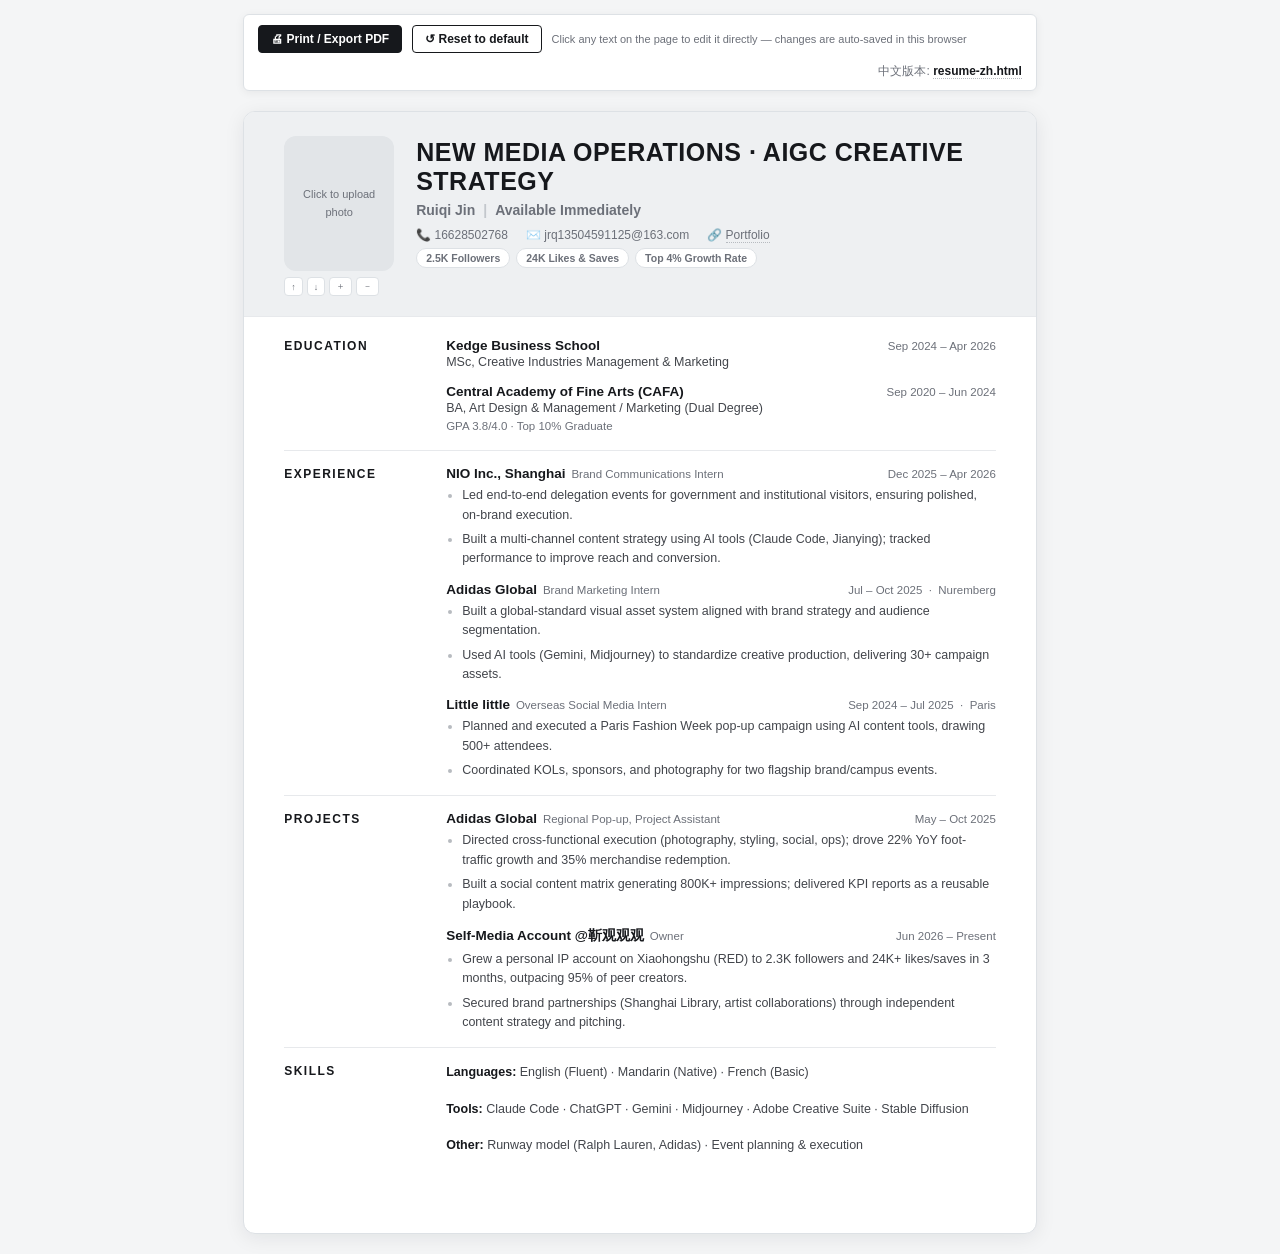
<file: resume-en.html>
<!DOCTYPE html>
<html lang="en">
<head>
<meta charset="UTF-8">
<meta name="viewport" content="width=device-width, initial-scale=1">
<title>Ruiqi Jin · Resume (Editable)</title>
<style>
  :root{
    --page-bg:#f4f5f6;
    --card-bg:#ffffff;
    --header-bg:#eef0f2;
    --ink:#16181c;
    --ink-soft:#6c7079;
    --body-text:#42454b;
    --line:#e7e9ec;
    --chip-bg:#eef0f2;
    --chip-border:#dde1e5;
  }

  *{ box-sizing:border-box; }

  html,body{
    margin:0;
    padding:0;
    background:var(--page-bg);
    font-family:-apple-system,BlinkMacSystemFont,"SF Pro Text","PingFang SC","Microsoft YaHei","Noto Sans SC","Hiragino Sans GB",sans-serif;
    color:var(--ink);
    -webkit-font-smoothing:antialiased;
  }

  /* ---------- Toolbar (not printed) ---------- */
  .toolbar{
    max-width:210mm;
    margin:14px auto 0 auto;
    display:flex;
    flex-wrap:wrap;
    align-items:center;
    gap:10px;
    padding:10px 14px;
    background:#fff;
    border:1px solid var(--chip-border);
    border-radius:6px;
    font-size:12px;
    color:var(--ink-soft);
    box-shadow:0 2px 10px rgba(0,0,0,0.06);
    position:sticky;
    top:10px;
    z-index:10;
  }
  .toolbar button{
    font-family:inherit;
    font-size:12px;
    font-weight:600;
    border:1px solid var(--ink);
    background:var(--ink);
    color:#fff;
    padding:6px 12px;
    border-radius:4px;
    cursor:pointer;
  }
  .toolbar button.secondary{
    background:#fff;
    color:var(--ink);
  }
  .toolbar button:hover{ opacity:.8; }
  .toolbar .hint{ font-size:11px; }
  .toolbar .lang-switch{ margin-left:auto; white-space:nowrap; }
  .toolbar .lang-switch a{
    color:var(--ink);
    text-decoration:none;
    border-bottom:1px dotted #b7bbc0;
    font-weight:600;
  }
  .toolbar .save-state{ font-size:11px; color:var(--ink-soft); min-width:64px; }

  /* ---------- Editable affordance ---------- */
  [contenteditable="true"]{ border-radius:2px; transition:background .12s ease, outline .12s ease; }
  [contenteditable="true"]:hover{
    background:rgba(22,24,28,0.05);
    outline:1px dashed #a7abb2;
    outline-offset:2px;
    cursor:text;
  }
  [contenteditable="true"]:focus{
    background:rgba(22,24,28,0.07);
    outline:1.5px solid var(--ink);
    outline-offset:2px;
  }

  .page{
    width:210mm;
    min-height:297mm;
    margin:20px auto;
    background:var(--card-bg);
    position:relative;
    border-radius:12px;
    overflow:hidden;
    border:1px solid var(--chip-border);
    box-shadow:0 4px 20px rgba(15,30,40,0.08);
  }

  /* ---------- Header ---------- */
  .resume-header{
    background:var(--header-bg);
    padding:24px 40px 20px;
    display:flex;
    align-items:flex-start;
    gap:22px;
    border-bottom:1px solid var(--line);
  }
  .photo-wrap{
    width:110px;
    height:135px;
    flex-shrink:0;
    overflow:hidden;
    border-radius:12px;
    position:relative;
    cursor:pointer;
    background:#e2e5e8;
  }
  .photo-wrap img{
    width:100%; height:100%; object-fit:cover; object-position:center 20%; display:block;
    user-select:none;
  }
  .photo-placeholder{
    width:100%;
    height:100%;
    display:flex;
    align-items:center;
    justify-content:center;
    text-align:center;
    font-size:11px;
    line-height:1.6;
    color:var(--ink-soft);
    background:#e2e5e8;
    padding:6px;
  }
  .photo-wrap .photo-hint{
    position:absolute;
    inset:auto 0 0 0;
    background:rgba(20,20,20,0.72);
    color:#fafafa;
    font-size:9px;
    text-align:center;
    line-height:1.4;
    padding:3px 0;
    opacity:0;
    transition:opacity .15s ease;
    pointer-events:none;
  }
  .photo-wrap:hover .photo-hint{ opacity:1; }
  .photo-wrap input[type=file]{
    position:absolute;
    inset:0;
    opacity:0;
    cursor:pointer;
  }
  .photo-controls{
    display:flex;
    gap:4px;
    margin-top:6px;
  }
  .photo-controls button{
    font-size:9px;
    border:1px solid var(--chip-border);
    background:#fff;
    color:var(--ink-soft);
    padding:2px 6px;
    border-radius:4px;
    cursor:pointer;
    font-family:inherit;
  }
  .photo-controls button:hover{ background:var(--ink); color:#fff; border-color:var(--ink); }

  .header-text{ flex:1; padding-top:2px; }
  .role-title{
    font-size:25px;
    font-weight:800;
    letter-spacing:0.5px;
    line-height:1.16;
    color:var(--ink);
    text-transform:uppercase;
    margin:0 0 6px 0;
  }
  .name-sub{
    font-size:14px;
    color:var(--ink-soft);
    font-weight:600;
    margin-bottom:10px;
  }
  .name-sub .sep{ margin:0 8px; color:#c3c7cc; }
  .contact-row{
    display:flex;
    flex-wrap:wrap;
    gap:5px 18px;
    font-size:12px;
    color:var(--ink-soft);
    margin-bottom:6px;
  }
  .contact-row span{ white-space:nowrap; }
  .contact-row a{ color:var(--ink-soft); text-decoration:none; border-bottom:1px dotted #b7bbc0; }
  .stat-pills{ display:flex; flex-wrap:wrap; gap:6px; }
  .stat-pills span{
    display:inline-block;
    background:#fff;
    border:1px solid var(--chip-border);
    color:var(--ink-soft);
    font-size:10.5px;
    padding:3px 9px;
    border-radius:20px;
    font-weight:600;
  }

  /* ---------- Body ---------- */
  .resume-body{ padding:6px 40px 24px; }
  .row{
    display:grid;
    grid-template-columns:140px 1fr;
    gap:22px;
    padding:15px 0;
    border-bottom:1px solid var(--line);
  }
  .row:last-child{ border-bottom:none; }
  .row-label{
    font-size:12px;
    font-weight:800;
    letter-spacing:1.5px;
    color:var(--ink);
    text-transform:uppercase;
    padding-top:1px;
  }
  .row-content{ display:flex; flex-direction:column; gap:13px; }

  /* Education */
  .edu-item .job-head{ display:flex; justify-content:space-between; align-items:baseline; gap:12px; }
  .edu-item .org{ font-weight:700; font-size:13.5px; color:var(--ink); }
  .edu-item .date{ font-size:11.5px; color:var(--ink-soft); white-space:nowrap; }
  .edu-item .row-sub{ font-size:12.5px; color:var(--body-text); margin-top:2px; }
  .edu-item .row-detail{ font-size:11.5px; color:var(--ink-soft); margin-top:3px; line-height:1.5; }
  .edu-item + .edu-item{ margin-top:2px; }

  /* Experience / Projects */
  .job-head{ display:flex; justify-content:space-between; align-items:baseline; gap:12px; flex-wrap:wrap; }
  .job-head .org{ font-weight:700; font-size:13.5px; color:var(--ink); }
  .job-head .loc{ font-size:11.5px; color:var(--ink-soft); font-weight:500; margin-left:6px; }
  .job-head .date{ font-size:11.5px; color:var(--ink-soft); white-space:nowrap; }
  .job-bullets{ margin:5px 0 0 0; padding-left:16px; display:flex; flex-direction:column; gap:5px; }
  .job-bullets li{ font-size:12.5px; line-height:1.55; color:var(--body-text); }
  .job-bullets li::marker{ color:#b7bbc0; }
  .job-bullets b{ color:var(--ink); font-weight:700; }

  /* Skills */
  .skill-line{ font-size:12.5px; line-height:1.55; color:var(--body-text); }
  .skill-line b{ color:var(--ink); font-weight:700; }
  .skill-line + .skill-line{ margin-top:4px; }

  @media print{
    body{ background:var(--card-bg); }
    .toolbar{ display:none !important; }
    .page{ box-shadow:none; margin:0; width:auto; min-height:auto; border-radius:0; border:none; }
    .page + .page{ page-break-before:always; }
    .photo-wrap .photo-hint, .photo-controls, .photo-wrap input[type=file]{ display:none !important; }
    [contenteditable="true"]:hover, [contenteditable="true"]:focus{ background:none; outline:none; }
    @page{ size:A4; margin:0; }
  }
</style>
</head>
<body>

<div class="toolbar">
  <button type="button" id="btnPrint">🖨 Print / Export PDF</button>
  <button type="button" id="btnReset" class="secondary">↺ Reset to default</button>
  <span class="hint">Click any text on the page to edit it directly — changes are auto-saved in this browser</span>
  <span class="save-state" id="saveState"></span>
  <span class="lang-switch">中文版本: <a href="resume-zh.html">resume-zh.html</a></span>
</div>

<div class="page" id="resumePage">

  <div class="resume-header">
    <div>
      <div class="photo-wrap" id="photoWrap">
        <div class="photo-placeholder" id="photoPlaceholder">Click to upload<br>photo</div>
        <img alt="Ruiqi Jin" id="photoImg" style="display:none;">
        <input type="file" accept="image/*" id="photoInput" title="Click to change photo">
        <div class="photo-hint">Click to change photo</div>
      </div>
      <div class="photo-controls">
        <button type="button" id="posUp">↑</button>
        <button type="button" id="posDown">↓</button>
        <button type="button" id="zoomIn">＋</button>
        <button type="button" id="zoomOut">－</button>
      </div>
    </div>
    <div class="header-text">
      <div class="role-title" contenteditable="true">New Media Operations · AIGC Creative Strategy</div>
      <div class="name-sub" contenteditable="true">Ruiqi Jin<span class="sep">|</span>Available Immediately</div>
      <div class="contact-row" contenteditable="true">
        <span>📞 16628502768</span>
        <span>✉️ jrq13504591125@163.com</span>
        <span>🔗 <a href="https://jinruiqi114-debug.github.io/ruiqi-jin-portfolio/" target="_blank">Portfolio</a></span>
      </div>
      <div class="stat-pills">
        <span contenteditable="true">2.5K Followers</span>
        <span contenteditable="true">24K Likes &amp; Saves</span>
        <span contenteditable="true">Top 4% Growth Rate</span>
      </div>
    </div>
  </div>

  <div class="resume-body">

    <!-- Education -->
    <div class="row">
      <div class="row-label">Education</div>
      <div class="row-content">
        <div class="edu-item">
          <div class="job-head">
            <span class="org" contenteditable="true">Kedge Business School</span>
            <span class="date" contenteditable="true">Sep 2024 – Apr 2026</span>
          </div>
          <div class="row-sub" contenteditable="true">MSc, Creative Industries Management &amp; Marketing</div>
        </div>
        <div class="edu-item">
          <div class="job-head">
            <span class="org" contenteditable="true">Central Academy of Fine Arts (CAFA)</span>
            <span class="date" contenteditable="true">Sep 2020 – Jun 2024</span>
          </div>
          <div class="row-sub" contenteditable="true">BA, Art Design &amp; Management / Marketing (Dual Degree)</div>
          <div class="row-detail" contenteditable="true">GPA 3.8/4.0 · Top 10% Graduate</div>
        </div>
      </div>
    </div>

    <!-- Work Experience -->
    <div class="row">
      <div class="row-label">Experience</div>
      <div class="row-content">
        <div>
          <div class="job-head">
            <span class="org" contenteditable="true">NIO Inc., Shanghai<span class="loc">Brand Communications Intern</span></span>
            <span class="date" contenteditable="true">Dec 2025 – Apr 2026</span>
          </div>
          <ul class="job-bullets">
            <li contenteditable="true">Led end-to-end delegation events for government and institutional visitors, ensuring polished, on-brand execution.</li>
            <li contenteditable="true">Built a multi-channel content strategy using AI tools (Claude Code, Jianying); tracked performance to improve reach and conversion.</li>
          </ul>
        </div>
        <div>
          <div class="job-head">
            <span class="org" contenteditable="true">Adidas Global<span class="loc">Brand Marketing Intern</span></span>
            <span class="date" contenteditable="true">Jul – Oct 2025 &nbsp;· &nbsp;Nuremberg</span>
          </div>
          <ul class="job-bullets">
            <li contenteditable="true">Built a global-standard visual asset system aligned with brand strategy and audience segmentation.</li>
            <li contenteditable="true">Used AI tools (Gemini, Midjourney) to standardize creative production, delivering 30+ campaign assets.</li>
          </ul>
        </div>
        <div>
          <div class="job-head">
            <span class="org" contenteditable="true">Little little<span class="loc">Overseas Social Media Intern</span></span>
            <span class="date" contenteditable="true">Sep 2024 – Jul 2025 &nbsp;· &nbsp;Paris</span>
          </div>
          <ul class="job-bullets">
            <li contenteditable="true">Planned and executed a Paris Fashion Week pop-up campaign using AI content tools, drawing 500+ attendees.</li>
            <li contenteditable="true">Coordinated KOLs, sponsors, and photography for two flagship brand/campus events.</li>
          </ul>
        </div>
      </div>
    </div>

    <!-- Project Experience -->
    <div class="row">
      <div class="row-label">Projects</div>
      <div class="row-content">
        <div>
          <div class="job-head">
            <span class="org" contenteditable="true">Adidas Global<span class="loc">Regional Pop-up, Project Assistant</span></span>
            <span class="date" contenteditable="true">May – Oct 2025</span>
          </div>
          <ul class="job-bullets">
            <li contenteditable="true">Directed cross-functional execution (photography, styling, social, ops); drove 22% YoY foot-traffic growth and 35% merchandise redemption.</li>
            <li contenteditable="true">Built a social content matrix generating 800K+ impressions; delivered KPI reports as a reusable playbook.</li>
          </ul>
        </div>
        <div>
          <div class="job-head">
            <span class="org" contenteditable="true">Self-Media Account @靳观观观<span class="loc">Owner</span></span>
            <span class="date" contenteditable="true">Jun 2026 – Present</span>
          </div>
          <ul class="job-bullets">
            <li contenteditable="true">Grew a personal IP account on Xiaohongshu (RED) to 2.3K followers and 24K+ likes/saves in 3 months, outpacing 95% of peer creators.</li>
            <li contenteditable="true">Secured brand partnerships (Shanghai Library, artist collaborations) through independent content strategy and pitching.</li>
          </ul>
        </div>
      </div>
    </div>

    <!-- Skills, Certifications & More -->
    <div class="row">
      <div class="row-label">Skills</div>
      <div class="row-content">
        <div class="skill-line" contenteditable="true"><b>Languages:</b> English (Fluent) · Mandarin (Native) · French (Basic)</div>
        <div class="skill-line" contenteditable="true"><b>Tools:</b> Claude Code · ChatGPT · Gemini · Midjourney · Adobe Creative Suite · Stable Diffusion</div>
        <div class="skill-line" contenteditable="true"><b>Other:</b> Runway model (Ralph Lauren, Adidas) · Event planning &amp; execution</div>
      </div>
    </div>

  </div>
</div>

<script>
(function(){
  var STORAGE_KEY = 'resume_en_v3';
  var page = document.getElementById('resumePage');
  var saveState = document.getElementById('saveState');
  var saveTimer;

  function markSaved(){
    saveState.textContent = 'Saved ' + new Date().toLocaleTimeString('en-US', {hour:'2-digit', minute:'2-digit'});
  }

  function loadContent(){
    var saved = localStorage.getItem(STORAGE_KEY);
    if(saved){
      page.innerHTML = saved;
      markSaved();
    }
  }

  function saveContent(){
    localStorage.setItem(STORAGE_KEY, page.innerHTML);
    markSaved();
  }

  function setupPhoto(){
    var img = document.getElementById('photoImg');
    var placeholder = document.getElementById('photoPlaceholder');
    var input = document.getElementById('photoInput');
    var posY = 20;
    var zoom = 100;

    if(img.getAttribute('src')){
      placeholder.style.display = 'none';
      img.style.display = 'block';
    }

    function applyTransform(){
      img.style.objectPosition = 'center ' + posY + '%';
      img.style.transform = 'scale(' + (zoom/100) + ')';
    }

    input.addEventListener('change', function(e){
      var file = e.target.files && e.target.files[0];
      if(!file) return;
      var reader = new FileReader();
      reader.onload = function(evt){
        img.src = evt.target.result;
        img.style.display = 'block';
        placeholder.style.display = 'none';
        posY = 20; zoom = 100;
        applyTransform();
        saveContent();
      };
      reader.readAsDataURL(file);
    });

    document.getElementById('posUp').addEventListener('click', function(){
      posY = Math.max(0, posY - 10); applyTransform(); saveContent();
    });
    document.getElementById('posDown').addEventListener('click', function(){
      posY = Math.min(100, posY + 10); applyTransform(); saveContent();
    });
    document.getElementById('zoomIn').addEventListener('click', function(){
      zoom = Math.min(200, zoom + 10); applyTransform(); saveContent();
    });
    document.getElementById('zoomOut').addEventListener('click', function(){
      zoom = Math.max(100, zoom - 10); applyTransform(); saveContent();
    });
  }

  loadContent();
  setupPhoto();

  page.addEventListener('input', function(){
    clearTimeout(saveTimer);
    saveTimer = setTimeout(saveContent, 500);
  });

  document.getElementById('btnPrint').addEventListener('click', function(){
    window.print();
  });

  document.getElementById('btnReset').addEventListener('click', function(){
    if(confirm('Reset to the default content? This will discard all your edits.')){
      localStorage.removeItem(STORAGE_KEY);
      location.reload();
    }
  });
})();
</script>
</body>
</html>
</file>
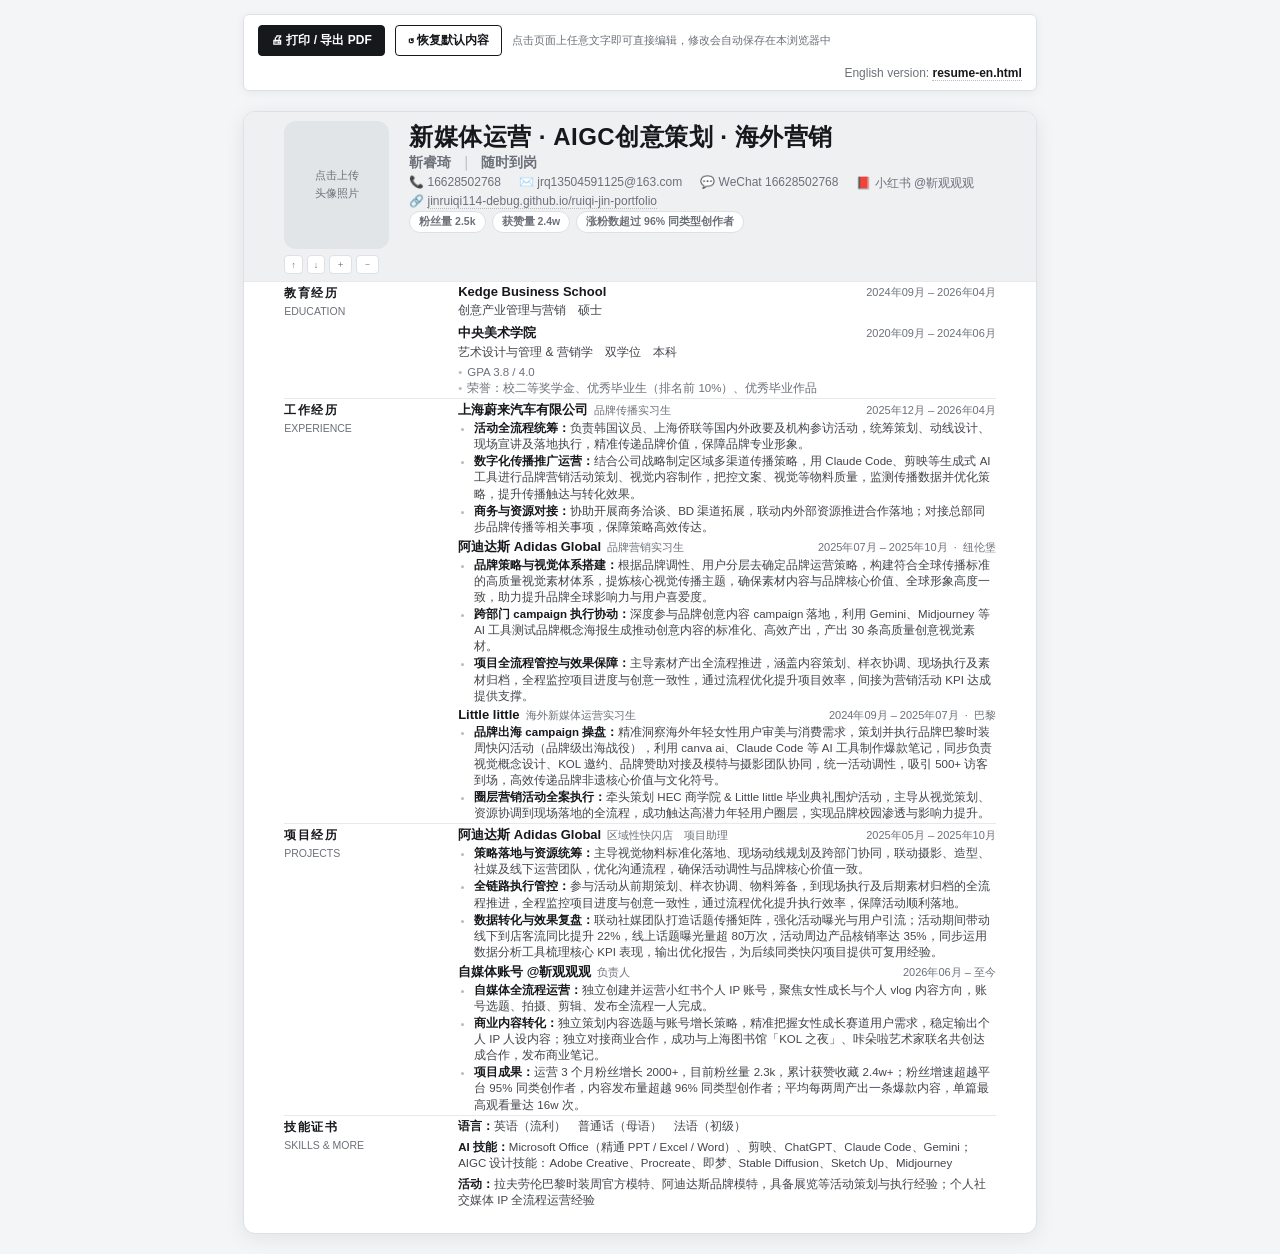
<file: resume-zh.html>
<!DOCTYPE html>
<html lang="zh-CN">
<head>
<meta charset="UTF-8">
<meta name="viewport" content="width=device-width, initial-scale=1">
<title>靳睿琦 · 简历（可编辑）</title>
<style>
  :root{
    --page-bg:#f4f5f6;
    --card-bg:#ffffff;
    --header-bg:#eef0f2;
    --ink:#16181c;
    --ink-soft:#6c7079;
    --body-text:#42454b;
    --line:#e7e9ec;
    --chip-bg:#eef0f2;
    --chip-border:#dde1e5;
  }

  *{ box-sizing:border-box; }

  html,body{
    margin:0;
    padding:0;
    background:var(--page-bg);
    font-family:-apple-system,BlinkMacSystemFont,"SF Pro Text","PingFang SC","Microsoft YaHei","Noto Sans SC","Hiragino Sans GB",sans-serif;
    color:var(--ink);
    -webkit-font-smoothing:antialiased;
  }

  /* ---------- Toolbar (not printed) ---------- */
  .toolbar{
    max-width:210mm;
    margin:14px auto 0 auto;
    display:flex;
    flex-wrap:wrap;
    align-items:center;
    gap:10px;
    padding:10px 14px;
    background:#fff;
    border:1px solid var(--chip-border);
    border-radius:6px;
    font-size:12px;
    color:var(--ink-soft);
    box-shadow:0 2px 10px rgba(0,0,0,0.06);
    position:sticky;
    top:10px;
    z-index:10;
  }
  .toolbar button{
    font-family:inherit;
    font-size:12px;
    font-weight:600;
    border:1px solid var(--ink);
    background:var(--ink);
    color:#fff;
    padding:6px 12px;
    border-radius:4px;
    cursor:pointer;
  }
  .toolbar button.secondary{
    background:#fff;
    color:var(--ink);
  }
  .toolbar button:hover{ opacity:.8; }
  .toolbar .hint{ font-size:11px; }
  .toolbar .lang-switch{ margin-left:auto; white-space:nowrap; }
  .toolbar .lang-switch a{
    color:var(--ink);
    text-decoration:none;
    border-bottom:1px dotted #b7bbc0;
    font-weight:600;
  }
  .toolbar .save-state{ font-size:11px; color:var(--ink-soft); min-width:64px; }

  /* ---------- Editable affordance ---------- */
  [contenteditable="true"]{ border-radius:2px; transition:background .12s ease, outline .12s ease; }
  [contenteditable="true"]:hover{
    background:rgba(22,24,28,0.05);
    outline:1px dashed #a7abb2;
    outline-offset:2px;
    cursor:text;
  }
  [contenteditable="true"]:focus{
    background:rgba(22,24,28,0.07);
    outline:1.5px solid var(--ink);
    outline-offset:2px;
  }

  .page{
    width:210mm;
    min-height:297mm;
    margin:20px auto;
    background:var(--card-bg);
    position:relative;
    border-radius:12px;
    overflow:hidden;
    border:1px solid var(--chip-border);
    box-shadow:0 4px 20px rgba(15,30,40,0.08);
  }

  /* ---------- Header ---------- */
  .resume-header{
    background:var(--header-bg);
    padding:9px 40px 7px;
    display:flex;
    align-items:flex-start;
    gap:20px;
    border-bottom:1px solid var(--line);
  }
  .photo-wrap{
    width:105px;
    height:128px;
    flex-shrink:0;
    overflow:hidden;
    border-radius:12px;
    position:relative;
    cursor:pointer;
    background:#e2e5e8;
  }
  .photo-wrap img{
    width:100%; height:100%; object-fit:cover; object-position:center 20%; display:block;
    user-select:none;
  }
  .photo-placeholder{
    width:100%;
    height:100%;
    display:flex;
    align-items:center;
    justify-content:center;
    text-align:center;
    font-size:11px;
    line-height:1.6;
    color:var(--ink-soft);
    background:#e2e5e8;
    padding:6px;
  }
  .photo-wrap .photo-hint{
    position:absolute;
    inset:auto 0 0 0;
    background:rgba(20,20,20,0.72);
    color:#fafafa;
    font-size:9px;
    text-align:center;
    line-height:1.4;
    padding:3px 0;
    opacity:0;
    transition:opacity .15s ease;
    pointer-events:none;
  }
  .photo-wrap:hover .photo-hint{ opacity:1; }
  .photo-wrap input[type=file]{
    position:absolute;
    inset:0;
    opacity:0;
    cursor:pointer;
  }
  .photo-controls{
    display:flex;
    gap:4px;
    margin-top:6px;
  }
  .photo-controls button{
    font-size:9px;
    border:1px solid var(--chip-border);
    background:#fff;
    color:var(--ink-soft);
    padding:2px 6px;
    border-radius:4px;
    cursor:pointer;
    font-family:inherit;
  }
  .photo-controls button:hover{ background:var(--ink); color:#fff; border-color:var(--ink); }

  .header-text{ flex:1; padding-top:2px; }
  .role-title{
    font-size:24px;
    font-weight:800;
    letter-spacing:0.5px;
    line-height:1.15;
    color:var(--ink);
    text-transform:uppercase;
    margin:0 0 3px 0;
  }
  .name-sub{
    font-size:13.5px;
    color:var(--ink-soft);
    font-weight:600;
    margin-bottom:3px;
  }
  .name-sub .sep{ margin:0 8px; color:#c3c7cc; }
  .contact-row{
    display:flex;
    flex-wrap:wrap;
    gap:3px 18px;
    font-size:12px;
    color:var(--ink-soft);
    margin-bottom:2px;
  }
  .contact-row span{ white-space:nowrap; }
  .contact-row a{ color:var(--ink-soft); text-decoration:none; border-bottom:1px dotted #b7bbc0; }
  .stat-pills{ display:flex; flex-wrap:wrap; gap:6px; }
  .stat-pills span{
    display:inline-block;
    background:#fff;
    border:1px solid var(--chip-border);
    color:var(--ink-soft);
    font-size:10.5px;
    padding:3px 9px;
    border-radius:20px;
    font-weight:600;
  }

  /* ---------- Body ---------- */
  .resume-body{ padding:0px 40px 0px; }
  .row{
    display:grid;
    grid-template-columns:150px 1fr;
    gap:24px;
    padding:2px 0;
    border-bottom:1px solid var(--line);
  }
  .row:last-child{ border-bottom:none; }
  .row-label{
    font-size:12px;
    font-weight:800;
    letter-spacing:1.5px;
    color:var(--ink);
    text-transform:uppercase;
    padding-top:1px;
  }
  .row-label-sub{
    display:block;
    font-size:10.5px;
    font-weight:500;
    letter-spacing:0;
    text-transform:none;
    color:var(--ink-soft);
    margin-top:3px;
  }
  .row-content{ display:flex; flex-direction:column; gap:3px; }

  /* Education */
  .edu-item .job-head{ display:flex; justify-content:space-between; align-items:baseline; gap:12px; }
  .edu-item .org{ font-weight:700; font-size:13px; color:var(--ink); }
  .edu-item .date{ font-size:11px; color:var(--ink-soft); white-space:nowrap; }
  .edu-item .row-sub{ font-size:12px; color:var(--body-text); margin-top:2px; }
  .edu-item .row-detail{ font-size:11.5px; color:var(--ink-soft); margin-top:3px; line-height:1.4; }
  .edu-item .row-detail .dot{ color:#b7bbc0; margin-right:5px; }
  .edu-item + .edu-item{ margin-top:2px; }

  /* Experience / Projects */
  .job-head{ display:flex; justify-content:space-between; align-items:baseline; gap:12px; flex-wrap:wrap; }
  .job-head .org{ font-weight:700; font-size:13px; color:var(--ink); }
  .job-head .loc{ font-size:11px; color:var(--ink-soft); font-weight:500; margin-left:6px; }
  .job-head .date{ font-size:11px; color:var(--ink-soft); white-space:nowrap; }
  .job-bullets{ margin:1px 0 0 0; padding-left:16px; display:flex; flex-direction:column; gap:1px; }
  .job-bullets li{ font-size:11.5px; line-height:1.4; color:var(--body-text); }
  .job-bullets li::marker{ color:#b7bbc0; }
  .job-bullets b{ color:var(--ink); font-weight:700; }

  /* Skills */
  .skill-line{ font-size:11.5px; line-height:1.4; color:var(--body-text); }
  .skill-line b{ color:var(--ink); font-weight:700; }
  .skill-line + .skill-line{ margin-top:2px; }

  @media print{
    body{ background:var(--card-bg); }
    .toolbar{ display:none !important; }
    .page{ box-shadow:none; margin:0; width:auto; min-height:auto; border-radius:0; border:none; }
    .page + .page{ page-break-before:always; }
    .photo-wrap .photo-hint, .photo-controls, .photo-wrap input[type=file]{ display:none !important; }
    [contenteditable="true"]:hover, [contenteditable="true"]:focus{ background:none; outline:none; }
    @page{ size:A4; margin:0; }
  }
</style>
</head>
<body>

<div class="toolbar">
  <button type="button" id="btnPrint">🖨 打印 / 导出 PDF</button>
  <button type="button" id="btnReset" class="secondary">↺ 恢复默认内容</button>
  <span class="hint">点击页面上任意文字即可直接编辑，修改会自动保存在本浏览器中</span>
  <span class="save-state" id="saveState"></span>
  <span class="lang-switch">English version: <a href="resume-en.html">resume-en.html</a></span>
</div>

<div class="page" id="resumePage">

  <div class="resume-header">
    <div>
      <div class="photo-wrap" id="photoWrap">
        <div class="photo-placeholder" id="photoPlaceholder">点击上传<br>头像照片</div>
        <img alt="靳睿琦" id="photoImg" style="display:none;">
        <input type="file" accept="image/*" id="photoInput" title="点击更换照片">
        <div class="photo-hint">点击更换照片</div>
      </div>
      <div class="photo-controls">
        <button type="button" id="posUp">↑</button>
        <button type="button" id="posDown">↓</button>
        <button type="button" id="zoomIn">＋</button>
        <button type="button" id="zoomOut">－</button>
      </div>
    </div>
    <div class="header-text">
      <div class="role-title" contenteditable="true">新媒体运营 · AIGC创意策划 · 海外营销</div>
      <div class="name-sub" contenteditable="true">靳睿琦<span class="sep">｜</span>随时到岗</div>
      <div class="contact-row" contenteditable="true">
        <span>📞 16628502768</span>
        <span>✉️ jrq13504591125@163.com</span>
        <span>💬 WeChat 16628502768</span>
        <span>📕 小红书 @靳观观观</span>
      </div>
      <div class="contact-row" style="margin-bottom:3px;">
        <span>🔗 <a href="https://jinruiqi114-debug.github.io/ruiqi-jin-portfolio/" target="_blank">jinruiqi114-debug.github.io/ruiqi-jin-portfolio</a></span>
      </div>
      <div class="stat-pills">
        <span contenteditable="true">粉丝量 2.5k</span>
        <span contenteditable="true">获赞量 2.4w</span>
        <span contenteditable="true">涨粉数超过 96% 同类型创作者</span>
      </div>
    </div>
  </div>

  <div class="resume-body">

    <!-- 教育经历 -->
    <div class="row">
      <div class="row-label">教育经历<span class="row-label-sub">EDUCATION</span></div>
      <div class="row-content">
        <div class="edu-item">
          <div class="job-head">
            <span class="org" contenteditable="true">Kedge Business School</span>
            <span class="date" contenteditable="true">2024年09月 – 2026年04月</span>
          </div>
          <div class="row-sub" contenteditable="true">创意产业管理与营销　硕士</div>
        </div>
        <div class="edu-item">
          <div class="job-head">
            <span class="org" contenteditable="true">中央美术学院</span>
            <span class="date" contenteditable="true">2020年09月 – 2024年06月</span>
          </div>
          <div class="row-sub" contenteditable="true">艺术设计与管理 &amp; 营销学　双学位　本科</div>
          <div class="row-detail" contenteditable="true">
            <span class="dot">•</span>GPA 3.8 / 4.0<br>
            <span class="dot">•</span>荣誉：校二等奖学金、优秀毕业生（排名前 10%）、优秀毕业作品
          </div>
        </div>
      </div>
    </div>

    <!-- 工作经历 -->
    <div class="row">
      <div class="row-label">工作经历<span class="row-label-sub">EXPERIENCE</span></div>
      <div class="row-content">
        <div>
          <div class="job-head">
            <span class="org" contenteditable="true">上海蔚来汽车有限公司<span class="loc">品牌传播实习生</span></span>
            <span class="date" contenteditable="true">2025年12月 – 2026年04月</span>
          </div>
          <ul class="job-bullets">
            <li contenteditable="true"><b>活动全流程统筹：</b>负责韩国议员、上海侨联等国内外政要及机构参访活动，统筹策划、动线设计、现场宣讲及落地执行，精准传递品牌价值，保障品牌专业形象。</li>
            <li contenteditable="true"><b>数字化传播推广运营：</b>结合公司战略制定区域多渠道传播策略，用 Claude Code、剪映等生成式 AI 工具进行品牌营销活动策划、视觉内容制作，把控文案、视觉等物料质量，监测传播数据并优化策略，提升传播触达与转化效果。</li>
            <li contenteditable="true"><b>商务与资源对接：</b>协助开展商务洽谈、BD 渠道拓展，联动内外部资源推进合作落地；对接总部同步品牌传播等相关事项，保障策略高效传达。</li>
          </ul>
        </div>
        <div>
          <div class="job-head">
            <span class="org" contenteditable="true">阿迪达斯 Adidas Global<span class="loc">品牌营销实习生</span></span>
            <span class="date" contenteditable="true">2025年07月 – 2025年10月 &nbsp;· &nbsp;纽伦堡</span>
          </div>
          <ul class="job-bullets">
            <li contenteditable="true"><b>品牌策略与视觉体系搭建：</b>根据品牌调性、用户分层去确定品牌运营策略，构建符合全球传播标准的高质量视觉素材体系，提炼核心视觉传播主题，确保素材内容与品牌核心价值、全球形象高度一致，助力提升品牌全球影响力与用户喜爱度。</li>
            <li contenteditable="true"><b>跨部门 campaign 执行协动：</b>深度参与品牌创意内容 campaign 落地，利用 Gemini、Midjourney 等 AI 工具测试品牌概念海报生成推动创意内容的标准化、高效产出，产出 30 条高质量创意视觉素材。</li>
            <li contenteditable="true"><b>项目全流程管控与效果保障：</b>主导素材产出全流程推进，涵盖内容策划、样衣协调、现场执行及素材归档，全程监控项目进度与创意一致性，通过流程优化提升项目效率，间接为营销活动 KPI 达成提供支撑。</li>
          </ul>
        </div>
        <div>
          <div class="job-head">
            <span class="org" contenteditable="true">Little little<span class="loc">海外新媒体运营实习生</span></span>
            <span class="date" contenteditable="true">2024年09月 – 2025年07月 &nbsp;· &nbsp;巴黎</span>
          </div>
          <ul class="job-bullets">
            <li contenteditable="true"><b>品牌出海 campaign 操盘：</b>精准洞察海外年轻女性用户审美与消费需求，策划并执行品牌巴黎时装周快闪活动（品牌级出海战役），利用 canva ai、Claude Code 等 AI 工具制作爆款笔记，同步负责视觉概念设计、KOL 邀约、品牌赞助对接及模特与摄影团队协同，统一活动调性，吸引 500+ 访客到场，高效传递品牌非遗核心价值与文化符号。</li>
            <li contenteditable="true"><b>圈层营销活动全案执行：</b>牵头策划 HEC 商学院 &amp; Little little 毕业典礼围炉活动，主导从视觉策划、资源协调到现场落地的全流程，成功触达高潜力年轻用户圈层，实现品牌校园渗透与影响力提升。</li>
          </ul>
        </div>
      </div>
    </div>

    <!-- 项目经历 -->
    <div class="row">
      <div class="row-label">项目经历<span class="row-label-sub">PROJECTS</span></div>
      <div class="row-content">
        <div>
          <div class="job-head">
            <span class="org" contenteditable="true">阿迪达斯 Adidas Global<span class="loc">区域性快闪店　项目助理</span></span>
            <span class="date" contenteditable="true">2025年05月 – 2025年10月</span>
          </div>
          <ul class="job-bullets">
            <li contenteditable="true"><b>策略落地与资源统筹：</b>主导视觉物料标准化落地、现场动线规划及跨部门协同，联动摄影、造型、社媒及线下运营团队，优化沟通流程，确保活动调性与品牌核心价值一致。</li>
            <li contenteditable="true"><b>全链路执行管控：</b>参与活动从前期策划、样衣协调、物料筹备，到现场执行及后期素材归档的全流程推进，全程监控项目进度与创意一致性，通过流程优化提升执行效率，保障活动顺利落地。</li>
            <li contenteditable="true"><b>数据转化与效果复盘：</b>联动社媒团队打造话题传播矩阵，强化活动曝光与用户引流；活动期间带动线下到店客流同比提升 22%，线上话题曝光量超 80万次，活动周边产品核销率达 35%，同步运用数据分析工具梳理核心 KPI 表现，输出优化报告，为后续同类快闪项目提供可复用经验。</li>
          </ul>
        </div>
        <div>
          <div class="job-head">
            <span class="org" contenteditable="true">自媒体账号 @靳观观观<span class="loc">负责人</span></span>
            <span class="date" contenteditable="true">2026年06月 – 至今</span>
          </div>
          <ul class="job-bullets">
            <li contenteditable="true"><b>自媒体全流程运营：</b>独立创建并运营小红书个人 IP 账号，聚焦女性成长与个人 vlog 内容方向，账号选题、拍摄、剪辑、发布全流程一人完成。</li>
            <li contenteditable="true"><b>商业内容转化：</b>独立策划内容选题与账号增长策略，精准把握女性成长赛道用户需求，稳定输出个人 IP 人设内容；独立对接商业合作，成功与上海图书馆「KOL 之夜」、咔朵啦艺术家联名共创达成合作，发布商业笔记。</li>
            <li contenteditable="true"><b>项目成果：</b>运营 3 个月粉丝增长 2000+，目前粉丝量 2.3k，累计获赞收藏 2.4w+；粉丝增速超越平台 95% 同类创作者，内容发布量超越 96% 同类型创作者；平均每两周产出一条爆款内容，单篇最高观看量达 16w 次。</li>
          </ul>
        </div>
      </div>
    </div>

    <!-- 技能证书及其他 -->
    <div class="row">
      <div class="row-label">技能证书<span class="row-label-sub">SKILLS &amp; MORE</span></div>
      <div class="row-content">
        <div class="skill-line" contenteditable="true"><b>语言：</b>英语（流利）　普通话（母语）　法语（初级）</div>
        <div class="skill-line" contenteditable="true"><b>AI 技能：</b>Microsoft Office（精通 PPT / Excel / Word）、剪映、ChatGPT、Claude Code、Gemini；AIGC 设计技能：Adobe Creative、Procreate、即梦、Stable Diffusion、Sketch Up、Midjourney</div>
        <div class="skill-line" contenteditable="true"><b>活动：</b>拉夫劳伦巴黎时装周官方模特、阿迪达斯品牌模特，具备展览等活动策划与执行经验；个人社交媒体 IP 全流程运营经验</div>
      </div>
    </div>

  </div>
</div>

<script>
(function(){
  var STORAGE_KEY = 'resume_zh_v2';
  var page = document.getElementById('resumePage');
  var saveState = document.getElementById('saveState');
  var saveTimer;

  function markSaved(){
    saveState.textContent = '已保存 ' + new Date().toLocaleTimeString('zh-CN', {hour:'2-digit', minute:'2-digit'});
  }

  function loadContent(){
    var saved = localStorage.getItem(STORAGE_KEY);
    if(saved){
      page.innerHTML = saved;
      markSaved();
    }
  }

  function saveContent(){
    localStorage.setItem(STORAGE_KEY, page.innerHTML);
    markSaved();
  }

  function setupPhoto(){
    var img = document.getElementById('photoImg');
    var placeholder = document.getElementById('photoPlaceholder');
    var input = document.getElementById('photoInput');
    var posY = 20;
    var zoom = 100;

    if(img.getAttribute('src')){
      placeholder.style.display = 'none';
      img.style.display = 'block';
    }

    function applyTransform(){
      img.style.objectPosition = 'center ' + posY + '%';
      img.style.transform = 'scale(' + (zoom/100) + ')';
    }

    input.addEventListener('change', function(e){
      var file = e.target.files && e.target.files[0];
      if(!file) return;
      var reader = new FileReader();
      reader.onload = function(evt){
        img.src = evt.target.result;
        img.style.display = 'block';
        placeholder.style.display = 'none';
        posY = 20; zoom = 100;
        applyTransform();
        saveContent();
      };
      reader.readAsDataURL(file);
    });

    document.getElementById('posUp').addEventListener('click', function(){
      posY = Math.max(0, posY - 10); applyTransform(); saveContent();
    });
    document.getElementById('posDown').addEventListener('click', function(){
      posY = Math.min(100, posY + 10); applyTransform(); saveContent();
    });
    document.getElementById('zoomIn').addEventListener('click', function(){
      zoom = Math.min(200, zoom + 10); applyTransform(); saveContent();
    });
    document.getElementById('zoomOut').addEventListener('click', function(){
      zoom = Math.max(100, zoom - 10); applyTransform(); saveContent();
    });
  }

  loadContent();
  setupPhoto();

  page.addEventListener('input', function(){
    clearTimeout(saveTimer);
    saveTimer = setTimeout(saveContent, 500);
  });

  document.getElementById('btnPrint').addEventListener('click', function(){
    window.print();
  });

  document.getElementById('btnReset').addEventListener('click', function(){
    if(confirm('确定要恢复默认内容吗？此操作会清除你所做的所有修改。')){
      localStorage.removeItem(STORAGE_KEY);
      location.reload();
    }
  });
})();
</script>
</body>
</html>
</file>
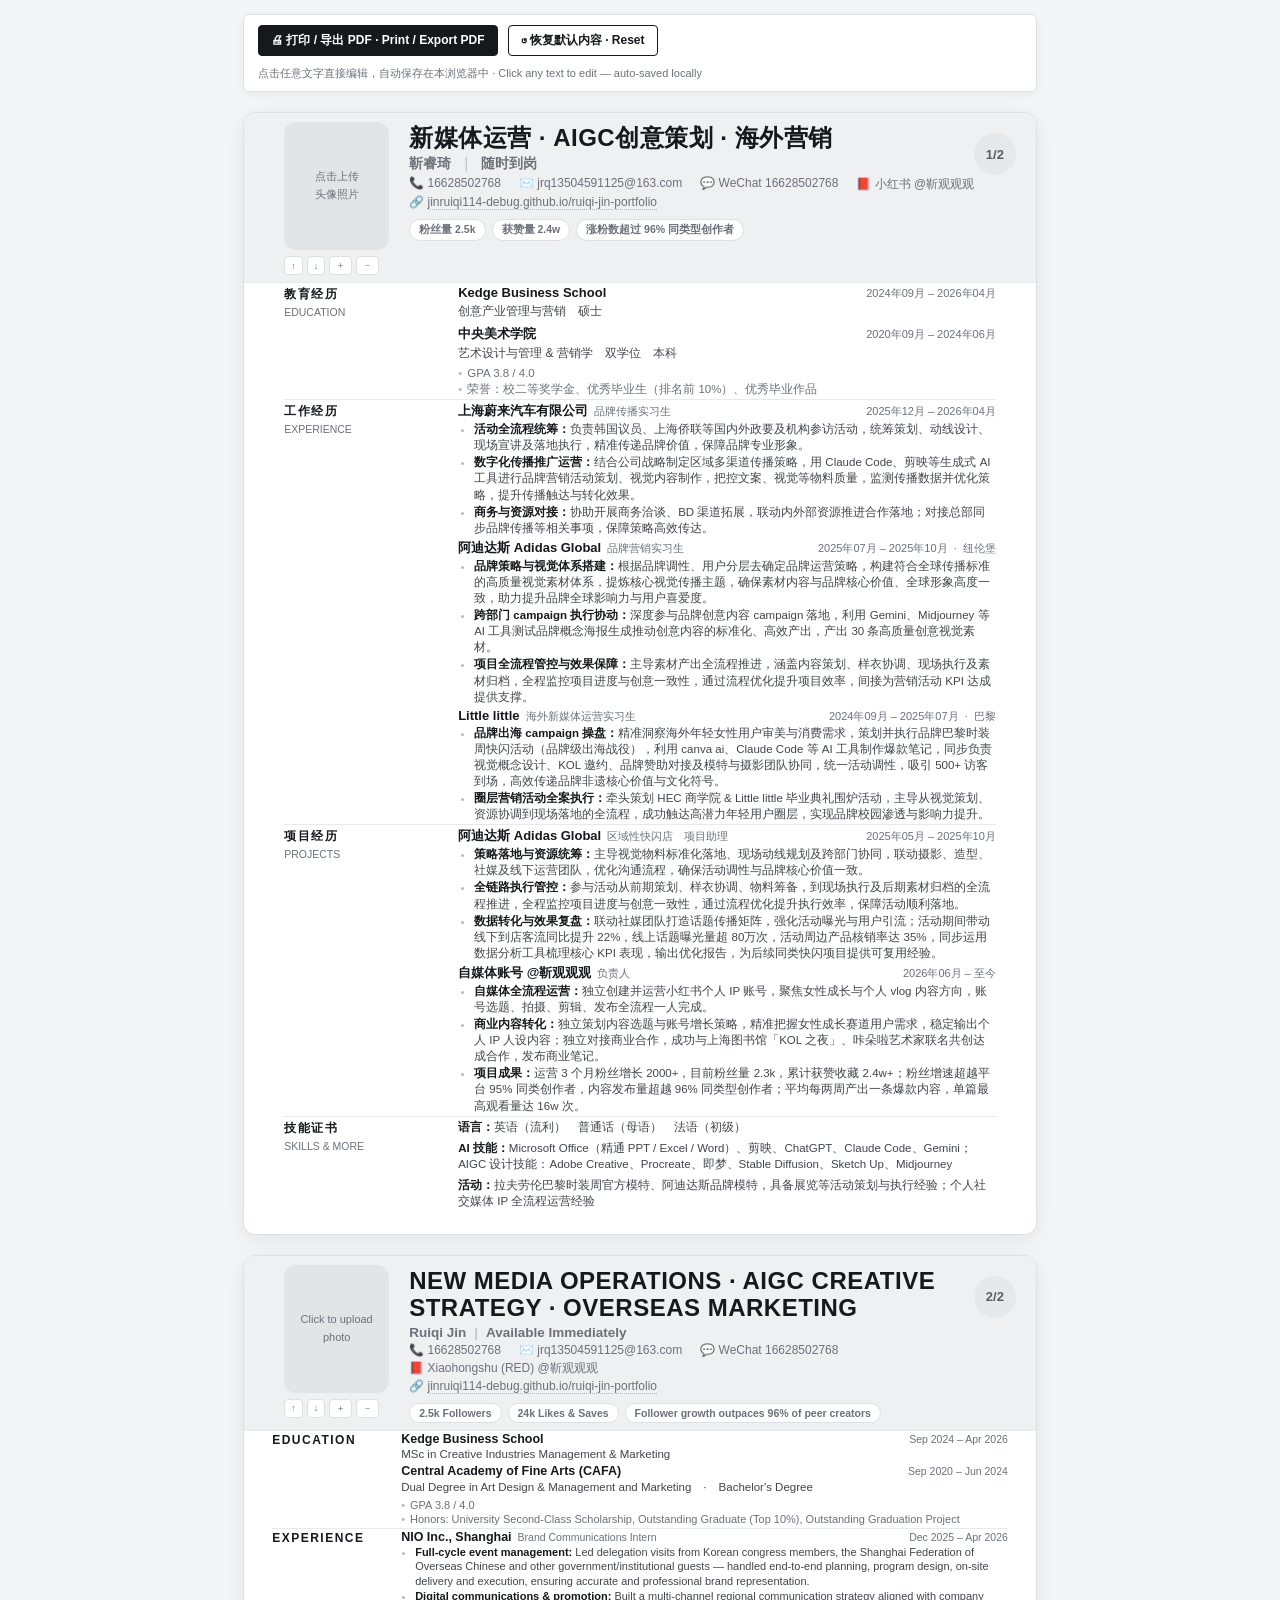
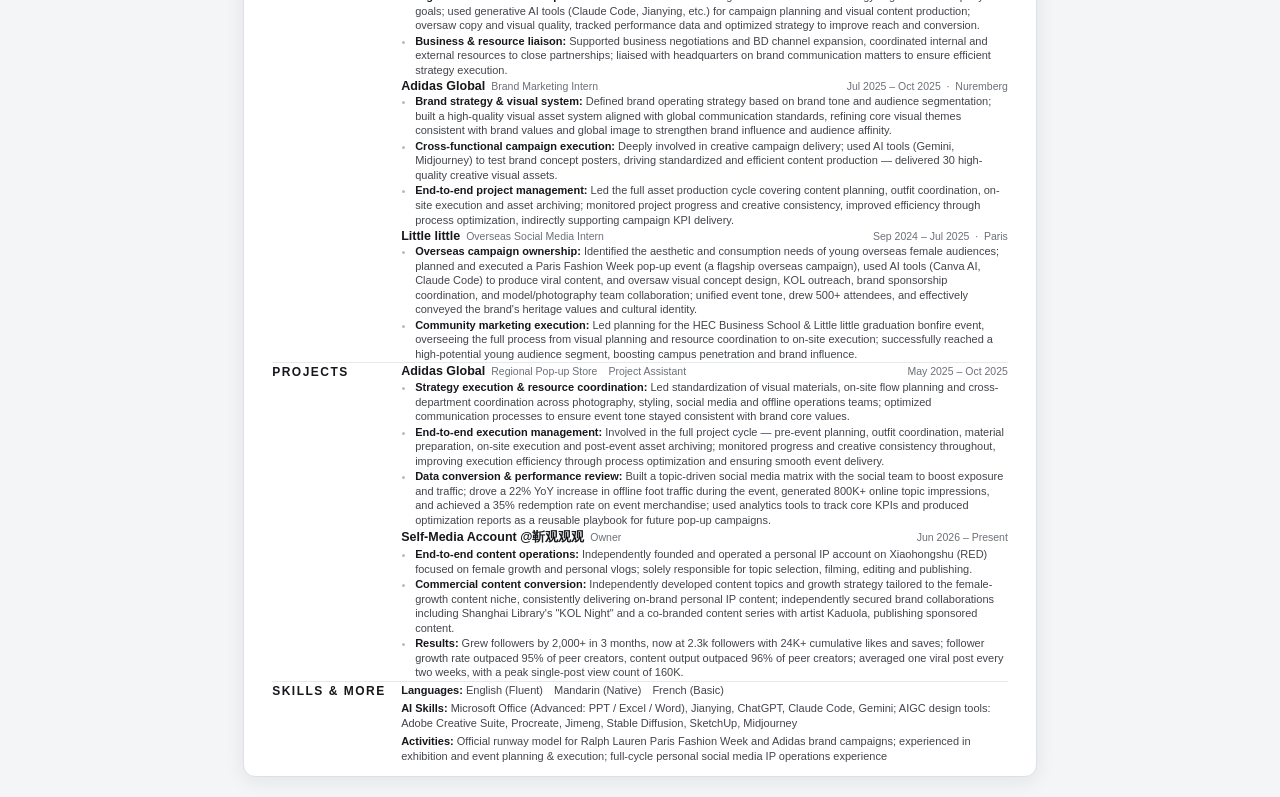
<file: resume.html>
<!DOCTYPE html>
<html lang="zh-CN">
<head>
<meta charset="UTF-8">
<meta name="viewport" content="width=device-width, initial-scale=1">
<title>靳睿琦 · 简历 / Ruiqi Jin · Resume（可编辑）</title>
<style>
  :root{
    --page-bg:#f4f5f6;
    --card-bg:#ffffff;
    --header-bg:#eef0f2;
    --ink:#16181c;
    --ink-soft:#6c7079;
    --body-text:#42454b;
    --line:#e7e9ec;
    --chip-bg:#eef0f2;
    --chip-border:#dde1e5;
  }

  *{ box-sizing:border-box; }

  html,body{
    margin:0;
    padding:0;
    background:var(--page-bg);
    font-family:-apple-system,BlinkMacSystemFont,"SF Pro Text","PingFang SC","Microsoft YaHei","Noto Sans SC","Hiragino Sans GB",sans-serif;
    color:var(--ink);
    -webkit-font-smoothing:antialiased;
  }

  /* ---------- Toolbar (not printed) ---------- */
  .toolbar{
    max-width:210mm;
    margin:14px auto 0 auto;
    display:flex;
    flex-wrap:wrap;
    align-items:center;
    gap:10px;
    padding:10px 14px;
    background:#fff;
    border:1px solid var(--chip-border);
    border-radius:6px;
    font-size:12px;
    color:var(--ink-soft);
    box-shadow:0 2px 10px rgba(0,0,0,0.06);
    position:sticky;
    top:10px;
    z-index:10;
  }
  .toolbar button{
    font-family:inherit;
    font-size:12px;
    font-weight:600;
    border:1px solid var(--ink);
    background:var(--ink);
    color:#fff;
    padding:6px 12px;
    border-radius:4px;
    cursor:pointer;
  }
  .toolbar button.secondary{
    background:#fff;
    color:var(--ink);
  }
  .toolbar button:hover{ opacity:.8; }
  .toolbar .hint{ font-size:11px; }
  .toolbar .save-state{ margin-left:auto; font-size:11px; color:var(--ink-soft); white-space:nowrap; }

  /* ---------- Editable affordance ---------- */
  [contenteditable="true"]{ border-radius:2px; transition:background .12s ease, outline .12s ease; }
  [contenteditable="true"]:hover{
    background:rgba(22,24,28,0.05);
    outline:1px dashed #a7abb2;
    outline-offset:2px;
    cursor:text;
  }
  [contenteditable="true"]:focus{
    background:rgba(22,24,28,0.07);
    outline:1.5px solid var(--ink);
    outline-offset:2px;
  }

  .page{
    width:210mm;
    min-height:297mm;
    margin:20px auto;
    background:var(--card-bg);
    position:relative;
    border-radius:12px;
    overflow:hidden;
    border:1px solid var(--chip-border);
    box-shadow:0 4px 20px rgba(15,30,40,0.08);
  }

  .page-badge{
    position:absolute;
    top:20px;
    right:20px;
    width:42px;
    height:42px;
    border-radius:50%;
    background:#e6e9ec;
    color:#5a5e65;
    font-weight:700;
    font-size:13px;
    display:flex;
    align-items:center;
    justify-content:center;
    z-index:2;
  }

  /* ---------- Header ---------- */
  .resume-header{
    background:var(--header-bg);
    padding:9px 40px 7px;
    display:flex;
    align-items:flex-start;
    gap:20px;
    border-bottom:1px solid var(--line);
  }
  .photo-wrap{
    width:105px;
    height:128px;
    flex-shrink:0;
    overflow:hidden;
    border-radius:12px;
    position:relative;
    cursor:pointer;
    background:#e2e5e8;
  }
  .photo-wrap img{
    width:100%; height:100%; object-fit:cover; object-position:center 20%; display:block;
    user-select:none;
  }
  .photo-placeholder{
    width:100%;
    height:100%;
    display:flex;
    align-items:center;
    justify-content:center;
    text-align:center;
    font-size:11px;
    line-height:1.6;
    color:var(--ink-soft);
    background:#e2e5e8;
    padding:6px;
  }
  .photo-wrap .photo-hint{
    position:absolute;
    inset:auto 0 0 0;
    background:rgba(20,20,20,0.72);
    color:#fafafa;
    font-size:9px;
    text-align:center;
    line-height:1.4;
    padding:3px 0;
    opacity:0;
    transition:opacity .15s ease;
    pointer-events:none;
  }
  .photo-wrap:hover .photo-hint{ opacity:1; }
  .photo-wrap input[type=file]{
    position:absolute;
    inset:0;
    opacity:0;
    cursor:pointer;
  }
  .photo-controls{
    display:flex;
    gap:4px;
    margin-top:6px;
  }
  .photo-controls button{
    font-size:9px;
    border:1px solid var(--chip-border);
    background:#fff;
    color:var(--ink-soft);
    padding:2px 6px;
    border-radius:4px;
    cursor:pointer;
    font-family:inherit;
  }
  .photo-controls button:hover{ background:var(--ink); color:#fff; border-color:var(--ink); }

  .header-text{ flex:1; padding-top:2px; }
  .role-title{
    font-size:24px;
    font-weight:800;
    letter-spacing:0.5px;
    line-height:1.15;
    color:var(--ink);
    text-transform:uppercase;
    margin:0 0 3px 0;
  }
  .name-sub{
    font-size:13.5px;
    color:var(--ink-soft);
    font-weight:600;
    margin-bottom:3px;
  }
  .name-sub .sep{ margin:0 8px; color:#c3c7cc; }
  .contact-row{
    display:flex;
    flex-wrap:wrap;
    gap:3px 18px;
    font-size:12px;
    color:var(--ink-soft);
    margin-bottom:2px;
  }
  .contact-row span{ white-space:nowrap; }
  .contact-row a{ color:var(--ink-soft); text-decoration:none; border-bottom:1px dotted #b7bbc0; }
  .stat-pills{ display:flex; flex-wrap:wrap; gap:6px; }
  .stat-pills span{
    display:inline-block;
    background:#fff;
    border:1px solid var(--chip-border);
    color:var(--ink-soft);
    font-size:10.5px;
    padding:3px 9px;
    border-radius:20px;
    font-weight:600;
  }

  /* ---------- Body ---------- */
  .resume-body{ padding:0px 40px 0px; }
  .row{
    display:grid;
    grid-template-columns:150px 1fr;
    gap:24px;
    padding:2px 0;
    border-bottom:1px solid var(--line);
  }
  .row:last-child{ border-bottom:none; }
  .row-label{
    font-size:12px;
    font-weight:800;
    letter-spacing:1.5px;
    color:var(--ink);
    text-transform:uppercase;
    padding-top:1px;
  }
  .row-label-sub{
    display:block;
    font-size:10.5px;
    font-weight:500;
    letter-spacing:0;
    text-transform:none;
    color:var(--ink-soft);
    margin-top:3px;
  }
  .row-content{ display:flex; flex-direction:column; gap:3px; }

  /* Education */
  .edu-item .job-head{ display:flex; justify-content:space-between; align-items:baseline; gap:12px; }
  .edu-item .org{ font-weight:700; font-size:13px; color:var(--ink); }
  .edu-item .date{ font-size:11px; color:var(--ink-soft); white-space:nowrap; }
  .edu-item .row-sub{ font-size:12px; color:var(--body-text); margin-top:2px; }
  .edu-item .row-detail{ font-size:11.5px; color:var(--ink-soft); margin-top:3px; line-height:1.4; }
  .edu-item .row-detail .dot{ color:#b7bbc0; margin-right:5px; }
  .edu-item + .edu-item{ margin-top:2px; }

  /* Experience / Projects */
  .job-head{ display:flex; justify-content:space-between; align-items:baseline; gap:12px; flex-wrap:wrap; }
  .job-head .org{ font-weight:700; font-size:13px; color:var(--ink); }
  .job-head .loc{ font-size:11px; color:var(--ink-soft); font-weight:500; margin-left:6px; }
  .job-head .date{ font-size:11px; color:var(--ink-soft); white-space:nowrap; }
  .job-bullets{ margin:1px 0 0 0; padding-left:16px; display:flex; flex-direction:column; gap:1px; }
  .job-bullets li{ font-size:11.5px; line-height:1.4; color:var(--body-text); }
  .job-bullets li::marker{ color:#b7bbc0; }
  .job-bullets b{ color:var(--ink); font-weight:700; }

  /* Skills */
  .skill-line{ font-size:11.5px; line-height:1.4; color:var(--body-text); }
  .skill-line b{ color:var(--ink); font-weight:700; }
  .skill-line + .skill-line{ margin-top:2px; }

  /* ---------- English page: extra compression to fit one A4 page ---------- */
  #resumePageEn .resume-body{ padding-left:28px; padding-right:28px; }
  #resumePageEn .row{ grid-template-columns:115px 1fr; gap:14px; padding:1px 0; }
  #resumePageEn .row-content{ gap:2px; }
  #resumePageEn .edu-item .org, #resumePageEn .job-head .org{ font-size:12.5px; }
  #resumePageEn .edu-item .date, #resumePageEn .job-head .date, #resumePageEn .job-head .loc{ font-size:10.5px; }
  #resumePageEn .edu-item .row-sub{ font-size:11.5px; }
  #resumePageEn .edu-item .row-detail{ font-size:11px; line-height:1.32; }
  #resumePageEn .job-bullets{ padding-left:14px; }
  #resumePageEn .job-bullets li{ font-size:11px; line-height:1.32; }
  #resumePageEn .skill-line{ font-size:11px; line-height:1.32; }

  .bullet-edit{ outline-offset:3px; }

  @media print{
    body{ background:var(--card-bg); }
    .toolbar{ display:none !important; }
    .page-badge{ display:none !important; }
    .page{ box-shadow:none; margin:0; width:auto; min-height:auto; border-radius:0; border:none; }
    .page + .page{ page-break-before:always; }
    .photo-wrap .photo-hint, .photo-controls, .photo-wrap input[type=file]{ display:none !important; }
    [contenteditable="true"]:hover, [contenteditable="true"]:focus{ background:none; outline:none; }
    @page{ size:A4; margin:0; }
  }
</style>
</head>
<body>

<div class="toolbar">
  <button type="button" id="btnPrint">🖨 打印 / 导出 PDF · Print / Export PDF</button>
  <button type="button" id="btnReset" class="secondary">↺ 恢复默认内容 · Reset</button>
  <span class="hint">点击任意文字直接编辑，自动保存在本浏览器中 · Click any text to edit — auto-saved locally</span>
  <span class="save-state" id="saveState"></span>
</div>

<!-- ============ PAGE 1 — 中文版 ============ -->
<div class="page" id="resumePageZh">
  <div class="page-badge">1/2</div>

  <div class="resume-header">
    <div>
      <div class="photo-wrap" id="photoWrapZh">
        <div class="photo-placeholder" id="photoPlaceholderZh">点击上传<br>头像照片</div>
        <img alt="靳睿琦" id="photoImgZh" style="display:none;">
        <input type="file" accept="image/*" id="photoInputZh" title="点击更换照片">
        <div class="photo-hint">点击更换照片</div>
      </div>
      <div class="photo-controls">
        <button type="button" id="posUpZh">↑</button>
        <button type="button" id="posDownZh">↓</button>
        <button type="button" id="zoomInZh">＋</button>
        <button type="button" id="zoomOutZh">－</button>
      </div>
    </div>
    <div class="header-text">
      <div class="role-title" contenteditable="true">新媒体运营 · AIGC创意策划 · 海外营销</div>
      <div class="name-sub" contenteditable="true">靳睿琦<span class="sep">｜</span>随时到岗</div>
      <div class="contact-row" contenteditable="true">
        <span>📞 16628502768</span>
        <span>✉️ jrq13504591125@163.com</span>
        <span>💬 WeChat 16628502768</span>
        <span>📕 小红书 @靳观观观</span>
      </div>
      <div class="contact-row" style="margin-bottom:10px;">
        <span>🔗 <a href="https://jinruiqi114-debug.github.io/ruiqi-jin-portfolio/" target="_blank">jinruiqi114-debug.github.io/ruiqi-jin-portfolio</a></span>
      </div>
      <div class="stat-pills">
        <span contenteditable="true">粉丝量 2.5k</span>
        <span contenteditable="true">获赞量 2.4w</span>
        <span contenteditable="true">涨粉数超过 96% 同类型创作者</span>
      </div>
    </div>
  </div>

  <div class="resume-body">

    <!-- 教育经历 -->
    <div class="row">
      <div class="row-label">教育经历<span class="row-label-sub">EDUCATION</span></div>
      <div class="row-content">
        <div class="edu-item">
          <div class="job-head">
            <span class="org" contenteditable="true">Kedge Business School</span>
            <span class="date" contenteditable="true">2024年09月 – 2026年04月</span>
          </div>
          <div class="row-sub" contenteditable="true">创意产业管理与营销　硕士</div>
        </div>
        <div class="edu-item">
          <div class="job-head">
            <span class="org" contenteditable="true">中央美术学院</span>
            <span class="date" contenteditable="true">2020年09月 – 2024年06月</span>
          </div>
          <div class="row-sub" contenteditable="true">艺术设计与管理 &amp; 营销学　双学位　本科</div>
          <div class="row-detail" contenteditable="true">
            <span class="dot">•</span>GPA 3.8 / 4.0<br>
            <span class="dot">•</span>荣誉：校二等奖学金、优秀毕业生（排名前 10%）、优秀毕业作品
          </div>
        </div>
      </div>
    </div>

    <!-- 工作经历 -->
    <div class="row">
      <div class="row-label">工作经历<span class="row-label-sub">EXPERIENCE</span></div>
      <div class="row-content">
        <div>
          <div class="job-head">
            <span class="org" contenteditable="true">上海蔚来汽车有限公司<span class="loc">品牌传播实习生</span></span>
            <span class="date" contenteditable="true">2025年12月 – 2026年04月</span>
          </div>
          <ul class="job-bullets">
            <li contenteditable="true"><b>活动全流程统筹：</b>负责韩国议员、上海侨联等国内外政要及机构参访活动，统筹策划、动线设计、现场宣讲及落地执行，精准传递品牌价值，保障品牌专业形象。</li>
            <li contenteditable="true"><b>数字化传播推广运营：</b>结合公司战略制定区域多渠道传播策略，用 Claude Code、剪映等生成式 AI 工具进行品牌营销活动策划、视觉内容制作，把控文案、视觉等物料质量，监测传播数据并优化策略，提升传播触达与转化效果。</li>
            <li contenteditable="true"><b>商务与资源对接：</b>协助开展商务洽谈、BD 渠道拓展，联动内外部资源推进合作落地；对接总部同步品牌传播等相关事项，保障策略高效传达。</li>
          </ul>
        </div>
        <div>
          <div class="job-head">
            <span class="org" contenteditable="true">阿迪达斯 Adidas Global<span class="loc">品牌营销实习生</span></span>
            <span class="date" contenteditable="true">2025年07月 – 2025年10月 &nbsp;· &nbsp;纽伦堡</span>
          </div>
          <ul class="job-bullets">
            <li contenteditable="true"><b>品牌策略与视觉体系搭建：</b>根据品牌调性、用户分层去确定品牌运营策略，构建符合全球传播标准的高质量视觉素材体系，提炼核心视觉传播主题，确保素材内容与品牌核心价值、全球形象高度一致，助力提升品牌全球影响力与用户喜爱度。</li>
            <li contenteditable="true"><b>跨部门 campaign 执行协动：</b>深度参与品牌创意内容 campaign 落地，利用 Gemini、Midjourney 等 AI 工具测试品牌概念海报生成推动创意内容的标准化、高效产出，产出 30 条高质量创意视觉素材。</li>
            <li contenteditable="true"><b>项目全流程管控与效果保障：</b>主导素材产出全流程推进，涵盖内容策划、样衣协调、现场执行及素材归档，全程监控项目进度与创意一致性，通过流程优化提升项目效率，间接为营销活动 KPI 达成提供支撑。</li>
          </ul>
        </div>
        <div>
          <div class="job-head">
            <span class="org" contenteditable="true">Little little<span class="loc">海外新媒体运营实习生</span></span>
            <span class="date" contenteditable="true">2024年09月 – 2025年07月 &nbsp;· &nbsp;巴黎</span>
          </div>
          <ul class="job-bullets">
            <li contenteditable="true"><b>品牌出海 campaign 操盘：</b>精准洞察海外年轻女性用户审美与消费需求，策划并执行品牌巴黎时装周快闪活动（品牌级出海战役），利用 canva ai、Claude Code 等 AI 工具制作爆款笔记，同步负责视觉概念设计、KOL 邀约、品牌赞助对接及模特与摄影团队协同，统一活动调性，吸引 500+ 访客到场，高效传递品牌非遗核心价值与文化符号。</li>
            <li contenteditable="true"><b>圈层营销活动全案执行：</b>牵头策划 HEC 商学院 &amp; Little little 毕业典礼围炉活动，主导从视觉策划、资源协调到现场落地的全流程，成功触达高潜力年轻用户圈层，实现品牌校园渗透与影响力提升。</li>
          </ul>
        </div>
      </div>
    </div>

    <!-- 项目经历 -->
    <div class="row">
      <div class="row-label">项目经历<span class="row-label-sub">PROJECTS</span></div>
      <div class="row-content">
        <div>
          <div class="job-head">
            <span class="org" contenteditable="true">阿迪达斯 Adidas Global<span class="loc">区域性快闪店　项目助理</span></span>
            <span class="date" contenteditable="true">2025年05月 – 2025年10月</span>
          </div>
          <ul class="job-bullets">
            <li contenteditable="true"><b>策略落地与资源统筹：</b>主导视觉物料标准化落地、现场动线规划及跨部门协同，联动摄影、造型、社媒及线下运营团队，优化沟通流程，确保活动调性与品牌核心价值一致。</li>
            <li contenteditable="true"><b>全链路执行管控：</b>参与活动从前期策划、样衣协调、物料筹备，到现场执行及后期素材归档的全流程推进，全程监控项目进度与创意一致性，通过流程优化提升执行效率，保障活动顺利落地。</li>
            <li contenteditable="true"><b>数据转化与效果复盘：</b>联动社媒团队打造话题传播矩阵，强化活动曝光与用户引流；活动期间带动线下到店客流同比提升 22%，线上话题曝光量超 80万次，活动周边产品核销率达 35%，同步运用数据分析工具梳理核心 KPI 表现，输出优化报告，为后续同类快闪项目提供可复用经验。</li>
          </ul>
        </div>
        <div>
          <div class="job-head">
            <span class="org" contenteditable="true">自媒体账号 @靳观观观<span class="loc">负责人</span></span>
            <span class="date" contenteditable="true">2026年06月 – 至今</span>
          </div>
          <ul class="job-bullets">
            <li contenteditable="true"><b>自媒体全流程运营：</b>独立创建并运营小红书个人 IP 账号，聚焦女性成长与个人 vlog 内容方向，账号选题、拍摄、剪辑、发布全流程一人完成。</li>
            <li contenteditable="true"><b>商业内容转化：</b>独立策划内容选题与账号增长策略，精准把握女性成长赛道用户需求，稳定输出个人 IP 人设内容；独立对接商业合作，成功与上海图书馆「KOL 之夜」、咔朵啦艺术家联名共创达成合作，发布商业笔记。</li>
            <li contenteditable="true"><b>项目成果：</b>运营 3 个月粉丝增长 2000+，目前粉丝量 2.3k，累计获赞收藏 2.4w+；粉丝增速超越平台 95% 同类创作者，内容发布量超越 96% 同类型创作者；平均每两周产出一条爆款内容，单篇最高观看量达 16w 次。</li>
          </ul>
        </div>
      </div>
    </div>

    <!-- 技能证书及其他 -->
    <div class="row">
      <div class="row-label">技能证书<span class="row-label-sub">SKILLS &amp; MORE</span></div>
      <div class="row-content">
        <div class="skill-line" contenteditable="true"><b>语言：</b>英语（流利）　普通话（母语）　法语（初级）</div>
        <div class="skill-line" contenteditable="true"><b>AI 技能：</b>Microsoft Office（精通 PPT / Excel / Word）、剪映、ChatGPT、Claude Code、Gemini；AIGC 设计技能：Adobe Creative、Procreate、即梦、Stable Diffusion、Sketch Up、Midjourney</div>
        <div class="skill-line" contenteditable="true"><b>活动：</b>拉夫劳伦巴黎时装周官方模特、阿迪达斯品牌模特，具备展览等活动策划与执行经验；个人社交媒体 IP 全流程运营经验</div>
      </div>
    </div>

  </div>
</div>

<!-- ============ PAGE 2 — English version ============ -->
<div class="page" id="resumePageEn">
  <div class="page-badge">2/2</div>

  <div class="resume-header">
    <div>
      <div class="photo-wrap" id="photoWrapEn">
        <div class="photo-placeholder" id="photoPlaceholderEn">Click to upload<br>photo</div>
        <img alt="Ruiqi Jin" id="photoImgEn" style="display:none;">
        <input type="file" accept="image/*" id="photoInputEn" title="Click to change photo">
        <div class="photo-hint">Click to change photo</div>
      </div>
      <div class="photo-controls">
        <button type="button" id="posUpEn">↑</button>
        <button type="button" id="posDownEn">↓</button>
        <button type="button" id="zoomInEn">＋</button>
        <button type="button" id="zoomOutEn">－</button>
      </div>
    </div>
    <div class="header-text">
      <div class="role-title" contenteditable="true">New Media Operations · AIGC Creative Strategy · Overseas Marketing</div>
      <div class="name-sub" contenteditable="true">Ruiqi Jin<span class="sep">|</span>Available Immediately</div>
      <div class="contact-row" contenteditable="true">
        <span>📞 16628502768</span>
        <span>✉️ jrq13504591125@163.com</span>
        <span>💬 WeChat 16628502768</span>
        <span>📕 Xiaohongshu (RED) @靳观观观</span>
      </div>
      <div class="contact-row" style="margin-bottom:10px;">
        <span>🔗 <a href="https://jinruiqi114-debug.github.io/ruiqi-jin-portfolio/" target="_blank">jinruiqi114-debug.github.io/ruiqi-jin-portfolio</a></span>
      </div>
      <div class="stat-pills">
        <span contenteditable="true">2.5k Followers</span>
        <span contenteditable="true">24k Likes &amp; Saves</span>
        <span contenteditable="true">Follower growth outpaces 96% of peer creators</span>
      </div>
    </div>
  </div>

  <div class="resume-body">

    <!-- Education -->
    <div class="row">
      <div class="row-label">EDUCATION</div>
      <div class="row-content">
        <div class="edu-item">
          <div class="job-head">
            <span class="org" contenteditable="true">Kedge Business School</span>
            <span class="date" contenteditable="true">Sep 2024 – Apr 2026</span>
          </div>
          <div class="row-sub" contenteditable="true">MSc in Creative Industries Management &amp; Marketing</div>
        </div>
        <div class="edu-item">
          <div class="job-head">
            <span class="org" contenteditable="true">Central Academy of Fine Arts (CAFA)</span>
            <span class="date" contenteditable="true">Sep 2020 – Jun 2024</span>
          </div>
          <div class="row-sub" contenteditable="true">Dual Degree in Art Design &amp; Management and Marketing　·　Bachelor's Degree</div>
          <div class="row-detail" contenteditable="true">
            <span class="dot">•</span>GPA 3.8 / 4.0<br>
            <span class="dot">•</span>Honors: University Second-Class Scholarship, Outstanding Graduate (Top 10%), Outstanding Graduation Project
          </div>
        </div>
      </div>
    </div>

    <!-- Work Experience -->
    <div class="row">
      <div class="row-label">EXPERIENCE</div>
      <div class="row-content">
        <div>
          <div class="job-head">
            <span class="org" contenteditable="true">NIO Inc., Shanghai<span class="loc">Brand Communications Intern</span></span>
            <span class="date" contenteditable="true">Dec 2025 – Apr 2026</span>
          </div>
          <ul class="job-bullets">
            <li contenteditable="true"><b>Full-cycle event management:</b> Led delegation visits from Korean congress members, the Shanghai Federation of Overseas Chinese and other government/institutional guests — handled end-to-end planning, program design, on-site delivery and execution, ensuring accurate and professional brand representation.</li>
            <li contenteditable="true"><b>Digital communications &amp; promotion:</b> Built a multi-channel regional communication strategy aligned with company goals; used generative AI tools (Claude Code, Jianying, etc.) for campaign planning and visual content production; oversaw copy and visual quality, tracked performance data and optimized strategy to improve reach and conversion.</li>
            <li contenteditable="true"><b>Business &amp; resource liaison:</b> Supported business negotiations and BD channel expansion, coordinated internal and external resources to close partnerships; liaised with headquarters on brand communication matters to ensure efficient strategy execution.</li>
          </ul>
        </div>
        <div>
          <div class="job-head">
            <span class="org" contenteditable="true">Adidas Global<span class="loc">Brand Marketing Intern</span></span>
            <span class="date" contenteditable="true">Jul 2025 – Oct 2025 &nbsp;· &nbsp;Nuremberg</span>
          </div>
          <ul class="job-bullets">
            <li contenteditable="true"><b>Brand strategy &amp; visual system:</b> Defined brand operating strategy based on brand tone and audience segmentation; built a high-quality visual asset system aligned with global communication standards, refining core visual themes consistent with brand values and global image to strengthen brand influence and audience affinity.</li>
            <li contenteditable="true"><b>Cross-functional campaign execution:</b> Deeply involved in creative campaign delivery; used AI tools (Gemini, Midjourney) to test brand concept posters, driving standardized and efficient content production — delivered 30 high-quality creative visual assets.</li>
            <li contenteditable="true"><b>End-to-end project management:</b> Led the full asset production cycle covering content planning, outfit coordination, on-site execution and asset archiving; monitored project progress and creative consistency, improved efficiency through process optimization, indirectly supporting campaign KPI delivery.</li>
          </ul>
        </div>
        <div>
          <div class="job-head">
            <span class="org" contenteditable="true">Little little<span class="loc">Overseas Social Media Intern</span></span>
            <span class="date" contenteditable="true">Sep 2024 – Jul 2025 &nbsp;· &nbsp;Paris</span>
          </div>
          <ul class="job-bullets">
            <li contenteditable="true"><b>Overseas campaign ownership:</b> Identified the aesthetic and consumption needs of young overseas female audiences; planned and executed a Paris Fashion Week pop-up event (a flagship overseas campaign), used AI tools (Canva AI, Claude Code) to produce viral content, and oversaw visual concept design, KOL outreach, brand sponsorship coordination, and model/photography team collaboration; unified event tone, drew 500+ attendees, and effectively conveyed the brand's heritage values and cultural identity.</li>
            <li contenteditable="true"><b>Community marketing execution:</b> Led planning for the HEC Business School &amp; Little little graduation bonfire event, overseeing the full process from visual planning and resource coordination to on-site execution; successfully reached a high-potential young audience segment, boosting campus penetration and brand influence.</li>
          </ul>
        </div>
      </div>
    </div>

    <!-- Project Experience -->
    <div class="row">
      <div class="row-label">PROJECTS</div>
      <div class="row-content">
        <div>
          <div class="job-head">
            <span class="org" contenteditable="true">Adidas Global<span class="loc">Regional Pop-up Store　Project Assistant</span></span>
            <span class="date" contenteditable="true">May 2025 – Oct 2025</span>
          </div>
          <ul class="job-bullets">
            <li contenteditable="true"><b>Strategy execution &amp; resource coordination:</b> Led standardization of visual materials, on-site flow planning and cross-department coordination across photography, styling, social media and offline operations teams; optimized communication processes to ensure event tone stayed consistent with brand core values.</li>
            <li contenteditable="true"><b>End-to-end execution management:</b> Involved in the full project cycle — pre-event planning, outfit coordination, material preparation, on-site execution and post-event asset archiving; monitored progress and creative consistency throughout, improving execution efficiency through process optimization and ensuring smooth event delivery.</li>
            <li contenteditable="true"><b>Data conversion &amp; performance review:</b> Built a topic-driven social media matrix with the social team to boost exposure and traffic; drove a 22% YoY increase in offline foot traffic during the event, generated 800K+ online topic impressions, and achieved a 35% redemption rate on event merchandise; used analytics tools to track core KPIs and produced optimization reports as a reusable playbook for future pop-up campaigns.</li>
          </ul>
        </div>
        <div>
          <div class="job-head">
            <span class="org" contenteditable="true">Self-Media Account @靳观观观<span class="loc">Owner</span></span>
            <span class="date" contenteditable="true">Jun 2026 – Present</span>
          </div>
          <ul class="job-bullets">
            <li contenteditable="true"><b>End-to-end content operations:</b> Independently founded and operated a personal IP account on Xiaohongshu (RED) focused on female growth and personal vlogs; solely responsible for topic selection, filming, editing and publishing.</li>
            <li contenteditable="true"><b>Commercial content conversion:</b> Independently developed content topics and growth strategy tailored to the female-growth content niche, consistently delivering on-brand personal IP content; independently secured brand collaborations including Shanghai Library's "KOL Night" and a co-branded content series with artist Kaduola, publishing sponsored content.</li>
            <li contenteditable="true"><b>Results:</b> Grew followers by 2,000+ in 3 months, now at 2.3k followers with 24K+ cumulative likes and saves; follower growth rate outpaced 95% of peer creators, content output outpaced 96% of peer creators; averaged one viral post every two weeks, with a peak single-post view count of 160K.</li>
          </ul>
        </div>
      </div>
    </div>

    <!-- Skills, Certifications & More -->
    <div class="row">
      <div class="row-label">SKILLS &amp; MORE</div>
      <div class="row-content">
        <div class="skill-line" contenteditable="true"><b>Languages:</b> English (Fluent)　Mandarin (Native)　French (Basic)</div>
        <div class="skill-line" contenteditable="true"><b>AI Skills:</b> Microsoft Office (Advanced: PPT / Excel / Word), Jianying, ChatGPT, Claude Code, Gemini; AIGC design tools: Adobe Creative Suite, Procreate, Jimeng, Stable Diffusion, SketchUp, Midjourney</div>
        <div class="skill-line" contenteditable="true"><b>Activities:</b> Official runway model for Ralph Lauren Paris Fashion Week and Adidas brand campaigns; experienced in exhibition and event planning &amp; execution; full-cycle personal social media IP operations experience</div>
      </div>
    </div>

  </div>
</div>

<script>
(function(){
  var saveState = document.getElementById('saveState');
  var pageConfigs = [
    { suffix: 'Zh', key: 'resume_zh_v2', locale: 'zh-CN', savedLabel: '已保存' },
    { suffix: 'En', key: 'resume_en_v2', locale: 'en-US', savedLabel: 'Saved' }
  ];
  var saveTimers = {};

  function markSaved(cfg){
    saveState.textContent = cfg.savedLabel + ' ' + new Date().toLocaleTimeString(cfg.locale, {hour:'2-digit', minute:'2-digit'});
  }

  function initPage(cfg){
    var page = document.getElementById('resumePage' + cfg.suffix);

    function loadContent(){
      var saved = localStorage.getItem(cfg.key);
      if(saved){
        page.innerHTML = saved;
      }
    }

    function saveContent(){
      localStorage.setItem(cfg.key, page.innerHTML);
      markSaved(cfg);
    }

    function setupPhoto(){
      var img = document.getElementById('photoImg' + cfg.suffix);
      var placeholder = document.getElementById('photoPlaceholder' + cfg.suffix);
      var input = document.getElementById('photoInput' + cfg.suffix);
      var posY = 20;
      var zoom = 100;

      if(img.getAttribute('src')){
        placeholder.style.display = 'none';
        img.style.display = 'block';
      }

      function applyTransform(){
        img.style.objectPosition = 'center ' + posY + '%';
        img.style.transform = 'scale(' + (zoom/100) + ')';
      }

      input.addEventListener('change', function(e){
        var file = e.target.files && e.target.files[0];
        if(!file) return;
        var reader = new FileReader();
        reader.onload = function(evt){
          img.src = evt.target.result;
          img.style.display = 'block';
          placeholder.style.display = 'none';
          posY = 20; zoom = 100;
          applyTransform();
          saveContent();
        };
        reader.readAsDataURL(file);
      });

      document.getElementById('posUp' + cfg.suffix).addEventListener('click', function(){
        posY = Math.max(0, posY - 10); applyTransform(); saveContent();
      });
      document.getElementById('posDown' + cfg.suffix).addEventListener('click', function(){
        posY = Math.min(100, posY + 10); applyTransform(); saveContent();
      });
      document.getElementById('zoomIn' + cfg.suffix).addEventListener('click', function(){
        zoom = Math.min(200, zoom + 10); applyTransform(); saveContent();
      });
      document.getElementById('zoomOut' + cfg.suffix).addEventListener('click', function(){
        zoom = Math.max(100, zoom - 10); applyTransform(); saveContent();
      });
    }

    loadContent();
    setupPhoto();

    page.addEventListener('input', function(){
      clearTimeout(saveTimers[cfg.suffix]);
      saveTimers[cfg.suffix] = setTimeout(saveContent, 500);
    });

    return { key: cfg.key };
  }

  var keys = pageConfigs.map(initPage).map(function(r){ return r.key; });

  document.getElementById('btnPrint').addEventListener('click', function(){
    window.print();
  });

  document.getElementById('btnReset').addEventListener('click', function(){
    if(confirm('确定要恢复默认内容吗？此操作会清除中英文两页所做的所有修改。\nReset both pages to default content? This discards all your edits.')){
      keys.forEach(function(k){ localStorage.removeItem(k); });
      location.reload();
    }
  });
})();
</script>
</body>
</html>
</file>
